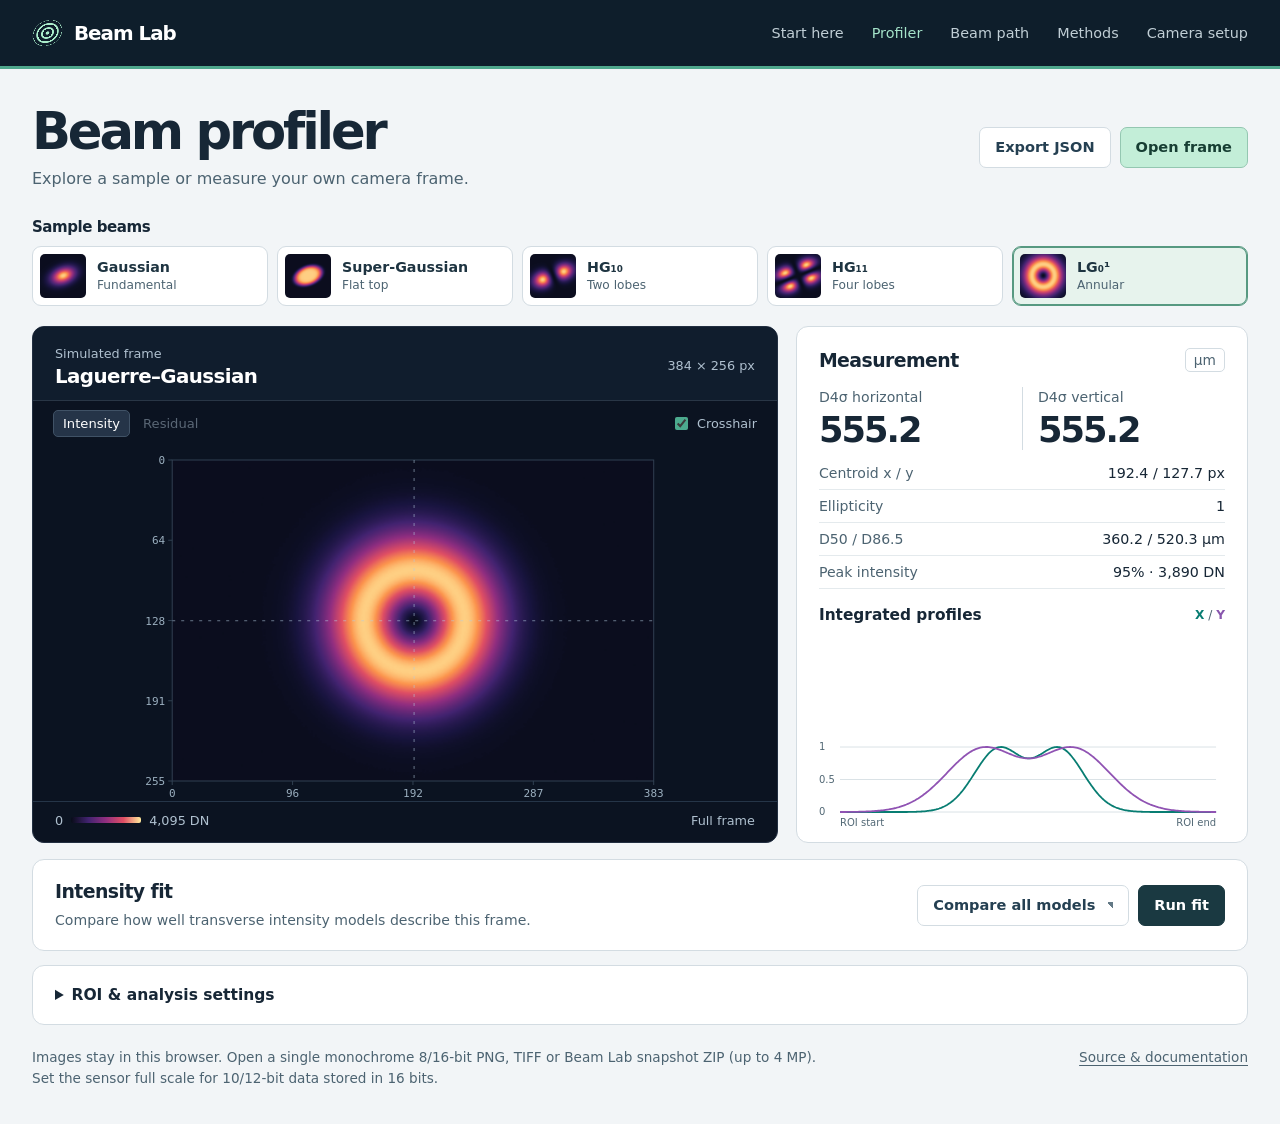
<file: index.html>
<!doctype html>
<html lang="en">
<head>
  <meta charset="utf-8"><meta name="viewport" content="width=device-width, initial-scale=1">
  <meta name="theme-color" content="#0c1522">
  <meta name="description" content="Measure a laser beam in your browser. Explore calibrated examples or analyze a monochrome camera frame and fit transverse intensity modes locally.">
  <title>Beam Lab · Optical beam profiler</title><link rel="stylesheet" href="./web/workbench.css">
</head>
<body>
<header class="top"><div class="top-inner">
  <a class="brand" href="./" aria-label="Beam Lab home"><span class="mark" aria-hidden="true"></span>Beam Lab</a>
  <nav aria-label="Main navigation"><a href="./start/">Start here</a><a href="#workspace" class="current" aria-current="page">Profiler</a><a href="./beam-path/">Beam path</a><a href="https://github.com/uwarring82/beam-profiler#measurement-conventions">Methods</a><a href="https://github.com/uwarring82/beam-profiler#run">Camera setup</a></nav>
</div></header>
<main id="workspace">
  <div class="intro"><div><h1>Beam profiler</h1><p>Explore a sample or measure your own camera frame.</p></div>
    <div class="actions"><button id="export" class="button quiet" disabled>Export JSON</button><label class="button primary" for="upload">Open frame</label><input id="upload" type="file" accept=".tif,.tiff,.png,.zip" class="visually-hidden"></div>
  </div>
  <section aria-labelledby="samples-title" class="library"><h2 id="samples-title">Sample beams</h2><div id="samples" class="sample-grid"></div></section>
  <div class="instrument">
    <section class="viewer" aria-label="Beam image">
      <header class="view-heading"><div><span id="source-kind">Simulated frame</span><h2 id="source-name">Laguerre–Gaussian</h2></div><span id="geometry" class="mono">384 × 256 px</span></header>
      <div class="view-tools"><div class="tabs" role="group" aria-label="Image view"><button aria-pressed="true" id="intensity">Intensity</button><button aria-pressed="false" id="residual" disabled>Residual</button></div><label class="cross"><input type="checkbox" id="cross" checked> Crosshair</label></div>
      <div class="stage" id="stage"><canvas id="frame" aria-label="Beam intensity in sensor coordinates. Use Select ROI to drag a rectangular measurement region."></canvas></div>
      <div class="view-footer"><div class="key"><span id="low">0</span><i id="ramp"></i><span id="high">4095 DN</span></div><span id="roi-caption">Full frame</span></div>
    </section>
    <section class="results" aria-labelledby="measurement-title">
      <div class="section-title"><h2 id="measurement-title">Measurement</h2><span class="pill" id="unit">µm</span></div>
      <div class="metrics"><div><span>D4σ horizontal</span><strong id="dx">—</strong></div><div><span>D4σ vertical</span><strong id="dy">—</strong></div></div>
      <dl id="details"><div><dt>Centroid x / y</dt><dd id="center">—</dd></div><div><dt>Ellipticity</dt><dd id="ellip">—</dd></div><div><dt>D50 / D86.5</dt><dd id="energy">—</dd></div><div><dt>Peak intensity</dt><dd id="peak">—</dd></div></dl>
      <div class="profile-title"><h3>Integrated profiles</h3><span><b class="x-ink">X</b> / <b class="y-ink">Y</b></span></div>
      <canvas id="profiles" aria-label="Normalized horizontal and vertical intensity profiles, each across its ROI span"></canvas>
    </section>
  </div>
  <div id="notice" class="notice" hidden role="status"></div>
  <div id="progress" class="progress" role="status" aria-live="polite" hidden><span id="progress-text"></span><button id="cancel" hidden>Cancel</button></div>
  <section class="fit-block">
    <div class="section-title"><div><h2>Intensity fit</h2><p>Compare how well transverse intensity models describe this frame.</p></div>
    <div class="fit-controls"><select id="model" aria-label="Intensity model"><option value="compare">Compare all models</option></select><button id="fit" class="button dark" disabled>Run fit</button></div></div>
    <div id="fit-output" hidden><h3 id="fit-name"></h3><p id="fit-info"></p><p id="fit-note"></p><div class="scroll"><table><thead><tr><th>Model</th><th>RMS residual (DN)</th><th>R²</th></tr></thead><tbody id="fit-rows"></tbody></table></div><button id="save-residual" class="button quiet">Download residual TIFF</button> <a id="launch-path" class="button quiet" hidden>Use Gaussian fit as input waist</a></div>
  </section>
  <details class="settings"><summary>ROI &amp; analysis settings</summary>
    <form id="settings"><label>Effective scale (µm/px)<input type="number" id="scale" step="any" min="0.000001" placeholder="Pixel units"></label>
    <label>Sensor full scale (DN)<input type="number" min="1" max="65535" step="1" id="maximum" required></label>
    <label>Noise threshold (σ)<input type="number" id="threshold" min="0" max="10" step="any" required></label>
    <label class="check"><input type="checkbox" id="border" checked> Subtract border median</label>
    <button class="button quiet" id="apply">Apply settings</button></form>
    <div class="roi-tools"><button class="button quiet" id="select-roi">Select ROI</button><button class="button quiet" id="reset-roi">Full frame</button><span id="roi-help">Drag on the intensity image to select a region with a dark margin.</span></div>
  </details>
  <footer><p>Images stay in this browser. Open a single monochrome 8/16-bit PNG, TIFF or Beam Lab snapshot ZIP (up to 4 MP). Set the sensor full scale for 10/12-bit data stored in 16 bits.</p><a href="https://github.com/uwarring82/beam-profiler">Source &amp; documentation</a></footer>
</main>
<script src="./web/workbench.js" defer></script></body></html>
</file>
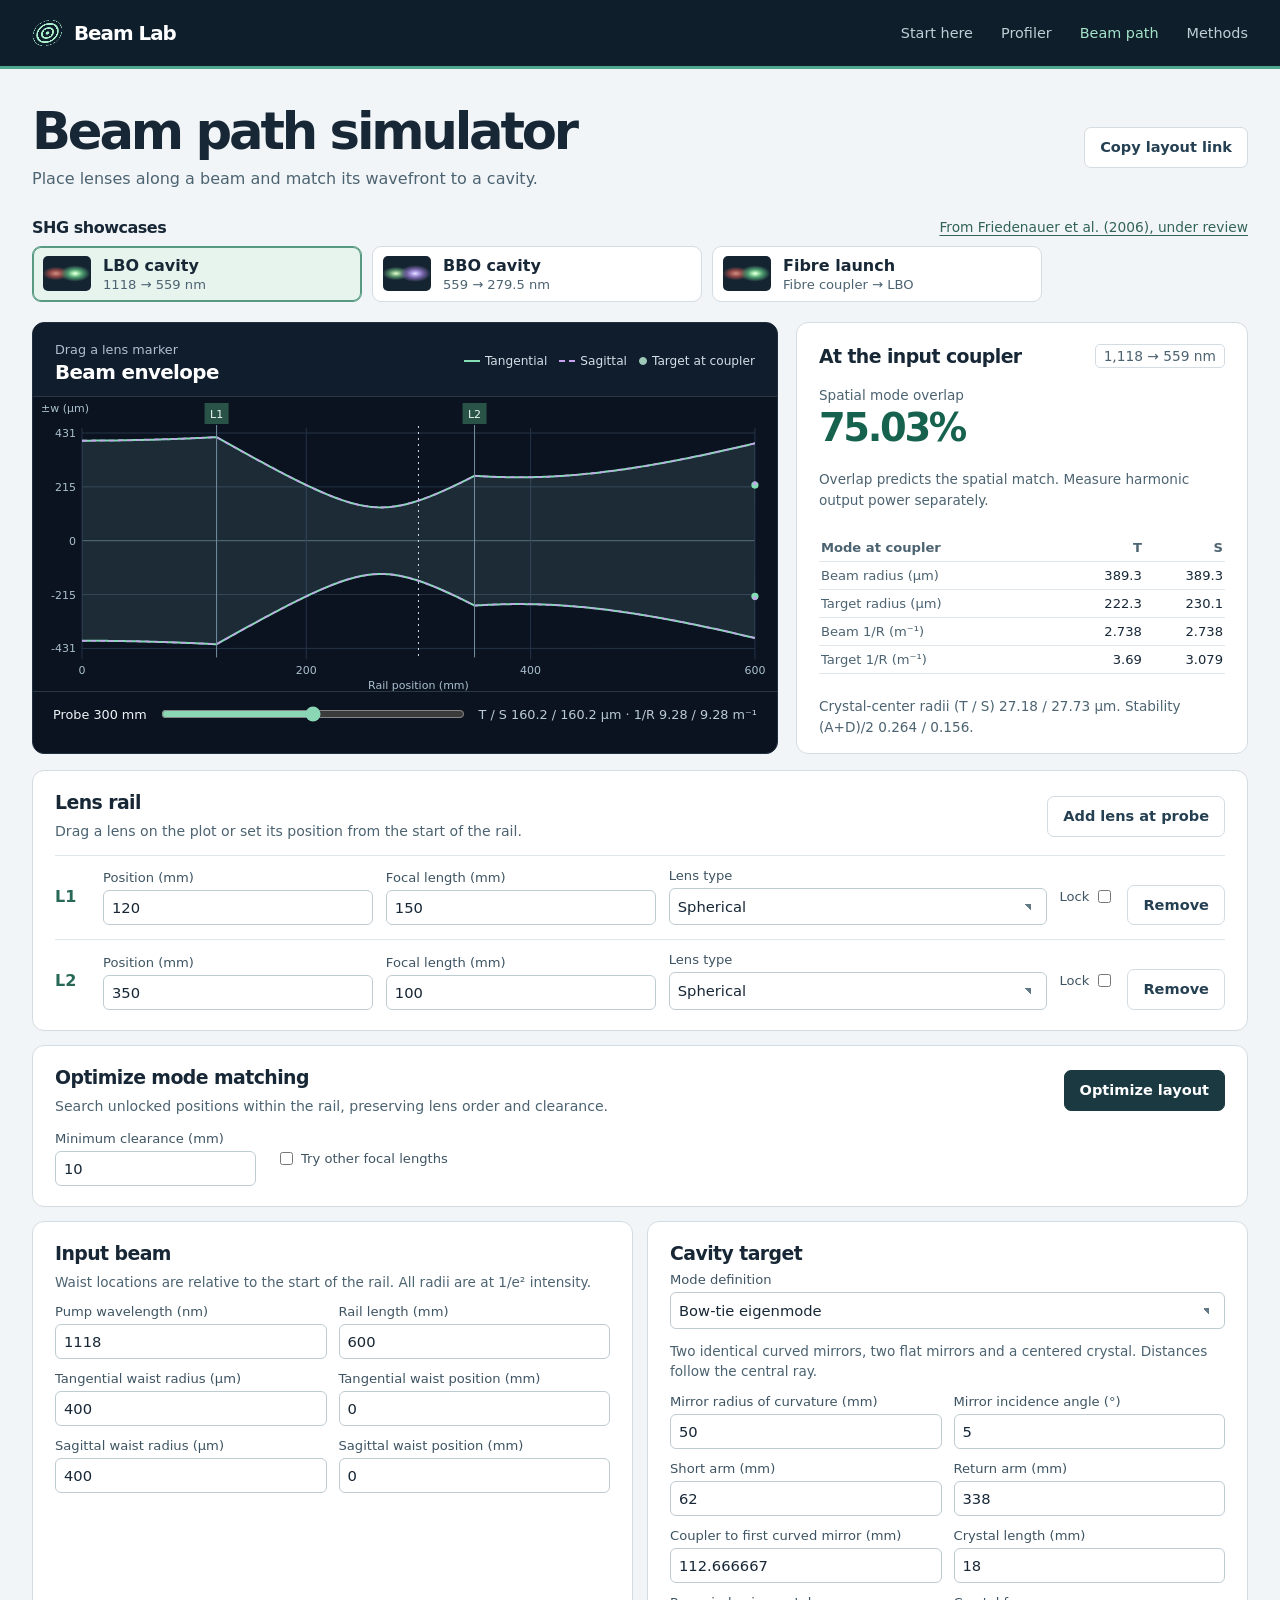
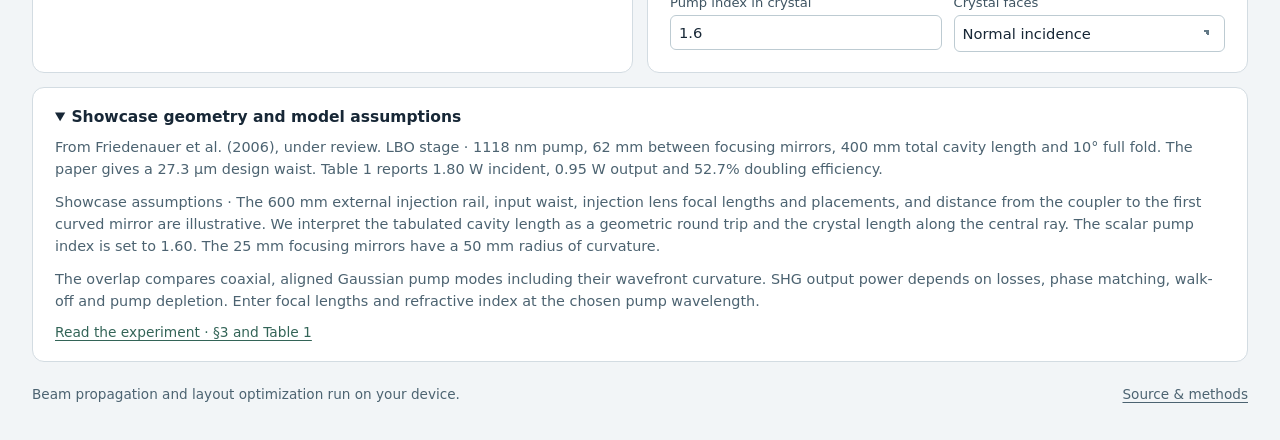
<file: beam-path/index.html>
<!doctype html>
<html lang="en">
<head>
<meta charset="utf-8"><meta name="viewport" content="width=device-width, initial-scale=1">
<meta name="theme-color" content="#0e1e2b">
<meta name="description" content="Move lenses, inspect Gaussian beam propagation and optimize spatial mode matching into two example doubling cavities.">
<title>Beam path simulator · Beam Lab</title>
<link rel="stylesheet" href="../web/workbench.css"><link rel="stylesheet" href="./style.css">
</head>
<body>
<header class="top"><div class="top-inner"><a class="brand" href="../"><span class="mark" aria-hidden="true"></span>Beam Lab</a>
<nav aria-label="Main navigation"><a href="../start/">Start here</a><a href="../">Profiler</a><a href="./" aria-current="page" class="current">Beam path</a><a href="https://github.com/uwarring82/beam-profiler#beam-path-simulator">Methods</a></nav></div></header>
<main>
<div class="intro"><div><h1>Beam path simulator</h1><p>Place lenses along a beam and match its wavefront to a cavity.</p></div><button id="share" class="button quiet">Copy layout link</button></div>
<div id="share-status" role="status" hidden></div>
<section class="showcase" aria-label="SHG cavity showcases"><div class="section-title"><h2>SHG showcases</h2><a href="https://doi.org/10.1007/s00340-006-2274-2">From Friedenauer et al. (2006), under review</a></div>
<div id="presets"><a class="preset" href="?stage=lbo" data-stage="lbo"><span class="spectrum ir" aria-hidden="true"></span><span><strong>LBO cavity</strong><small>1118 → 559 nm</small></span></a>
<a class="preset" href="?stage=bbo" data-stage="bbo"><span class="spectrum uv" aria-hidden="true"></span><span><strong>BBO cavity</strong><small>559 → 279.5 nm</small></span></a>
<a class="preset" href="?stage=fiber" data-stage="fiber"><span class="spectrum ir" aria-hidden="true"></span><span><strong>Fibre launch</strong><small>Fibre coupler → LBO</small></span></a></div></section>
<div id="import-note" class="notice" hidden></div>
<section class="fit-block" id="fiber-launch" hidden><h2>Your fibre and output coupler</h2>
<p class="hint">Enter both from their datasheets. Two settings then match the fibre mode to the cavity: the fibre tip's distance from the coupler lens, set by its focus adjustment, and the lens's distance from the cavity.</p>
<p id="launch-example" class="notice">Example values are shown. Replace them with your fibre and your output coupler.</p>
<div class="launch-groups">
<fieldset><legend>Fibre</legend><div class="fields" id="launch-fibre"></div></fieldset>
<fieldset><legend>Output coupler</legend><div class="fields" id="launch-coupler"></div></fieldset>
<fieldset><legend>Bench</legend><div class="fields" id="launch-bench"></div></fieldset>
</div>
<button id="solve-launch" class="button dark">Find focus and distance</button>
<fieldset class="launch-settings"><legend>Current setting</legend><div class="fields" id="launch-settings"></div></fieldset>
<p id="launch-state" class="hint" role="status"></p>
<p id="launch-result" class="hint" role="status" hidden></p></section>
<div class="instrument">
<section class="viewer" aria-label="Live beam path"><header class="view-heading"><div><span>Drag a lens marker</span><h2>Beam envelope</h2></div><div class="legend"><span class="t">Tangential</span><span class="s">Sagittal</span><span class="goal">Target at coupler</span></div></header>
<canvas id="plot" aria-label="Beam radius along the optical rail. Drag a lens marker to move it, or use the lens position controls below."></canvas>
<div class="probe"><label for="probe">Probe <output id="probe-z"></output></label><input id="probe" type="range" min="0" max="600" step="any" value="300"><span id="probe-w"></span></div></section>
<section class="results"><div class="section-title"><h2>At the input coupler</h2><span id="wavelengths" class="pill"></span></div>
<div class="score"><span id="overlap-label">Spatial mode overlap</span><strong id="overlap">—</strong></div>
<p class="hint">Overlap predicts the spatial match. Measure harmonic output power separately.</p>
<table class="readout"><thead><tr><th>Mode at coupler</th><th>T</th><th>S</th></tr></thead>
<tbody><tr><th>Beam radius (µm)</th><td id="wt">—</td><td id="ws">—</td></tr>
<tr><th>Target radius (µm)</th><td id="twt">—</td><td id="tws">—</td></tr>
<tr><th>Beam 1/R (m⁻¹)</th><td id="ct">—</td><td id="cs">—</td></tr>
<tr><th>Target 1/R (m⁻¹)</th><td id="tct">—</td><td id="tcs">—</td></tr></tbody></table>
<p id="ring-result" class="hint"></p></section></div>
<p class="notice" id="invalid" role="status" hidden></p>
<section class="fit-block"><div class="section-title"><div><h2>Lens rail</h2><p>Drag a lens on the plot or set its position from the start of the rail.</p></div><button id="add" class="button quiet">Add lens at probe</button></div><div id="lenses"></div></section>
<section class="fit-block"><div class="section-title"><div><h2>Optimize mode matching</h2><p>Search unlocked positions within the rail, preserving lens order and clearance.</p></div><button id="search" class="button dark">Optimize layout</button></div>
<div class="search-options"><label>Minimum clearance (mm)<input id="gap" type="number" step="any" min="0" value="10"></label>
<label class="check"><input id="switch-f" type="checkbox"> Try other focal lengths</label>
<label id="inventory" hidden>Available focal lengths (mm)<input id="catalog" value="50, 75, 100, 150, 200"></label></div>
<div class="proposal" id="proposal" hidden><p id="search-status" role="status"></p><div id="moves"></div><p id="limits" class="hint" hidden></p><button id="apply-layout" class="button primary" hidden>Apply layout</button><button id="dismiss" class="button quiet">Dismiss</button></div></section>
<div class="configuration"><section class="fit-block"><h2>Input beam</h2><p class="hint">Waist locations are relative to the start of the rail. All radii are at 1/e² intensity.</p>
<div class="fields" id="source"></div></section>
<section class="fit-block"><h2>Cavity target</h2><label class="target-select">Mode definition<select id="target-kind"><option value="ring">Bow-tie eigenmode</option><option value="waists">Specified waist in air</option></select></label>
<div id="ring"><p class="hint">Two identical curved mirrors, two flat mirrors and a centered crystal. Distances follow the central ray.</p><div class="fields" id="ring-fields"></div></div>
<div id="waists" hidden><p class="hint">Positive waist locations are downstream of the input coupler.</p><div class="fields" id="target-fields"></div></div></section></div>
<details class="settings" open><summary>Showcase geometry and model assumptions</summary>
<p id="reference"></p><p id="assumptions"></p>
<p>The overlap compares coaxial, aligned Gaussian pump modes including their wavefront curvature. SHG output power depends on losses, phase matching, walk-off and pump depletion. Enter focal lengths and refractive index at the chosen pump wavelength.</p>
<a href="https://doi.org/10.1007/s00340-006-2274-2">Read the experiment · §3 and Table 1</a></details>
<footer><p>Beam propagation and layout optimization run on your device.</p><a href="https://github.com/uwarring82/beam-profiler#beam-path-simulator">Source &amp; methods</a></footer>
</main><script type="module" src="./app.mjs"></script></body></html>
</file>
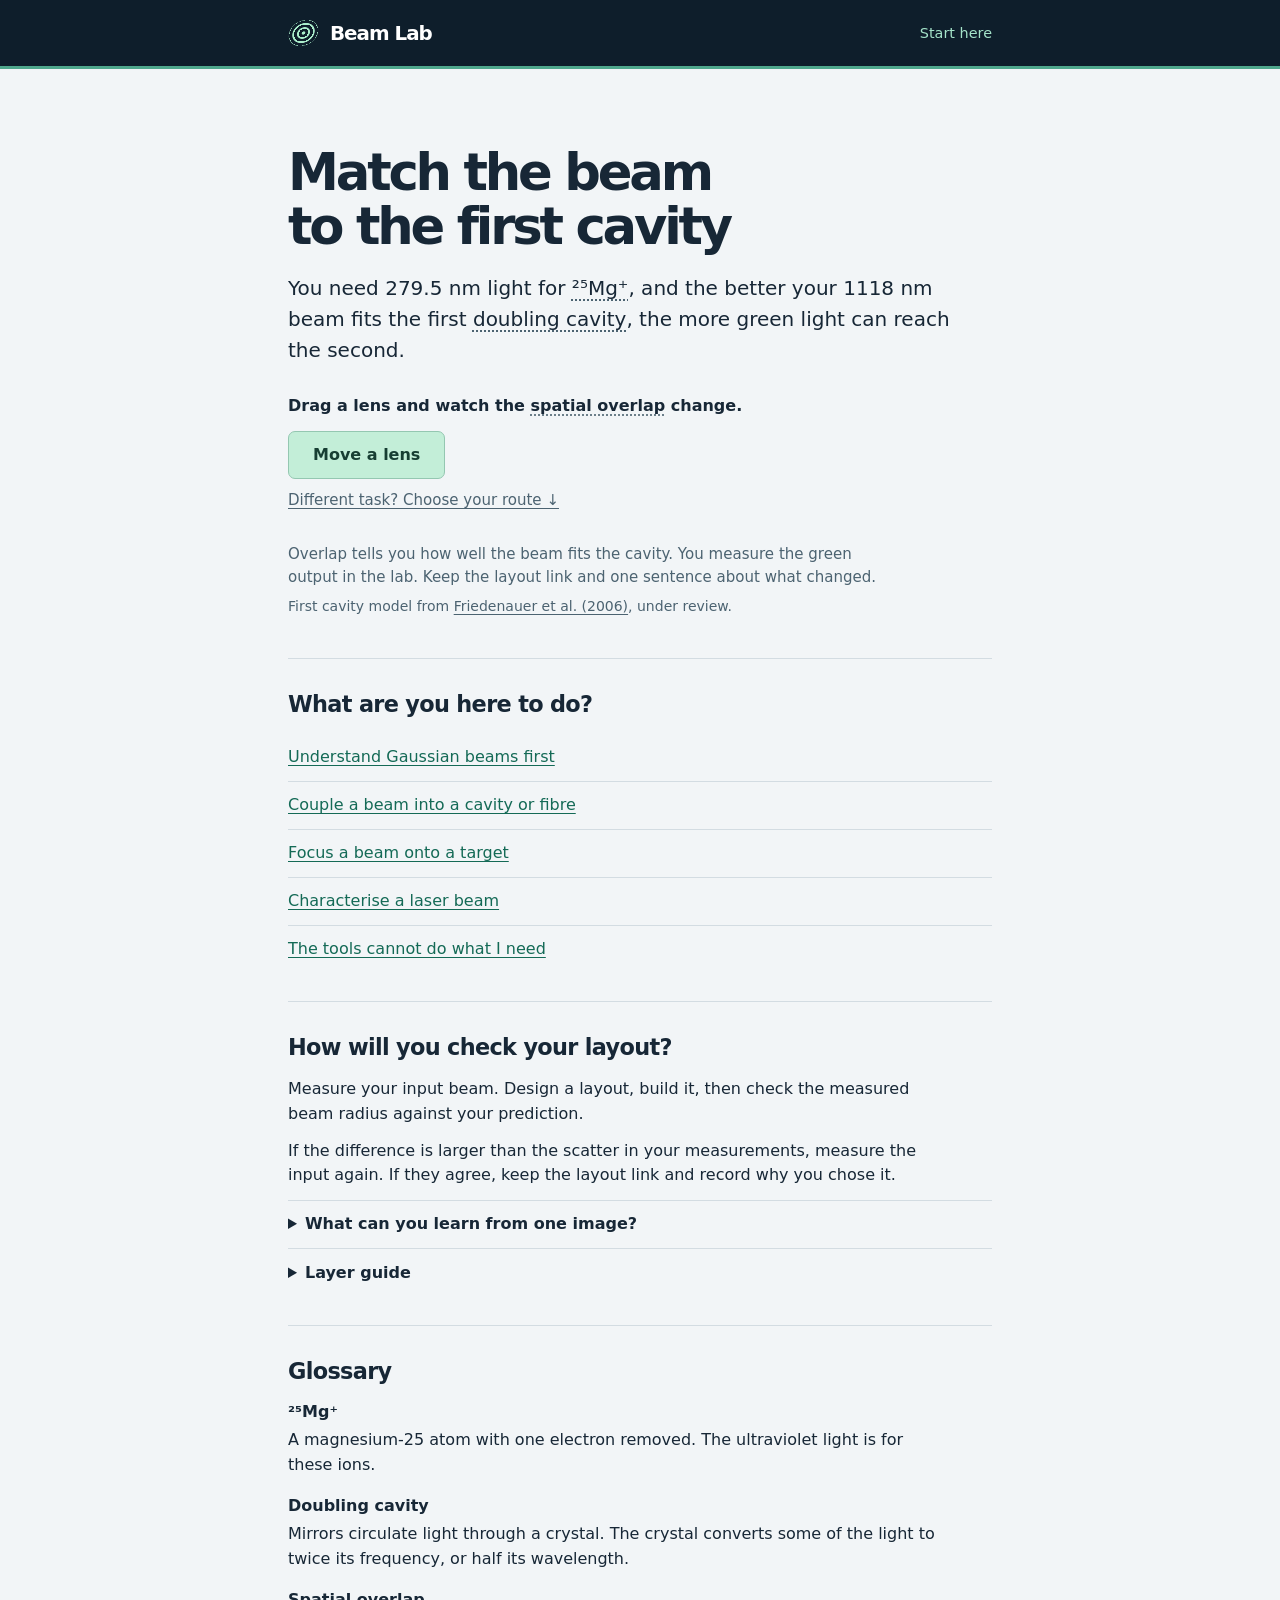
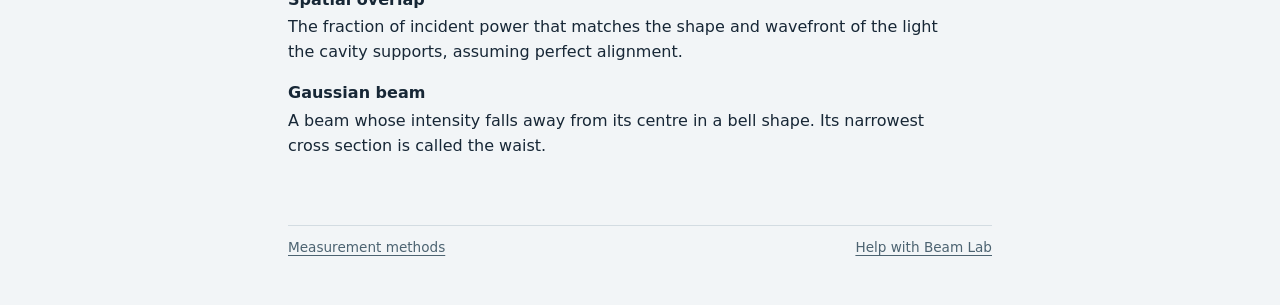
<file: start/index.html>
<!doctype html>
<html lang="en">
<head>
  <meta charset="utf-8">
  <meta name="viewport" content="width=device-width, initial-scale=1">
  <meta name="description" content="Match a laser beam to a cavity, then choose a route for your own beam measurement or design.">
  <title>Start here · Beam Lab</title>
  <link rel="stylesheet" href="../web/workbench.css">
  <link rel="stylesheet" href="./style.css">
</head>
<body class="entrance">
  <header class="top">
    <div class="top-inner">
      <a class="brand" href="../"><span class="mark" aria-hidden="true"></span>Beam Lab</a>
      <nav aria-label="Main navigation"><a href="./" class="current" aria-current="page">Start here</a></nav>
    </div>
  </header>
  <main>
    <section class="opening" aria-labelledby="problem">
      <h1 id="problem">Match the beam to the first cavity</h1>
      <p class="purpose">You need <span class="quantity">279.5 nm</span> light for <a class="term" href="#magnesium">²⁵Mg⁺</a>, and the better your <span class="quantity">1118 nm</span> beam fits the first <a class="term" href="#doubling">doubling cavity</a>, the more green light can reach the second.</p>
      <p class="prompt">Drag a lens and watch the <a class="term" href="#overlap">spatial overlap</a> change.</p>
      <div class="choice">
        <a class="button primary" href="../beam-path/?stage=lbo#plot">Move a lens</a>
        <a class="secondary" href="#routes">Different task? Choose your route ↓</a>
      </div>
      <div class="model-note">
        <p>Overlap tells you how well the beam fits the cavity. You measure the green output in the lab. Keep the layout link and one sentence about what changed.</p>
        <p>First cavity model from <a href="https://doi.org/10.1007/s00340-006-2274-2">Friedenauer et al. (2006)</a>, under review.</p>
      </div>
    </section>

    <section class="section" id="routes" aria-labelledby="routes-title">
      <h2 id="routes-title">What are you here to do?</h2>
      <ul class="link-list">
        <li><a href="layer-0.html">Understand Gaussian beams first</a></li>
        <li><a href="layer-1.html">Couple a beam into a cavity or fibre</a></li>
        <li><a href="layer-1.html#focus">Focus a beam onto a target</a></li>
        <li><a href="layer-2.html">Characterise a laser beam</a></li>
        <li><a href="layer-4.html">The tools cannot do what I need</a></li>
      </ul>
    </section>

    <section class="section" aria-labelledby="check-title">
      <h2 id="check-title">How will you check your layout?</h2>
      <p>Measure your input beam. Design a layout, build it, then check the measured beam radius against your prediction.</p>
      <p>If the difference is larger than the scatter in your measurements, measure the input again. If they agree, keep the layout link and record why you chose it.</p>
      <details>
        <summary>What can you learn from one image?</summary>
        <p>You can measure the beam width at the camera. To find where the beam is narrowest, move the camera and measure at several positions.</p>
      </details>
      <details>
        <summary>Layer guide</summary>
        <ul class="link-list">
          <li><a href="layer-0.html">Orient · Define your task</a></li>
          <li><a href="layer-1.html">Explore · Try a lens position</a></li>
          <li><a href="layer-2.html">Measure · Record your input beam</a></li>
          <li><a href="layer-3.html">Design · Check your layout</a></li>
          <li><a href="layer-4.html">Extend · Document a missing capability</a></li>
        </ul>
      </details>
    </section>

    <section class="section" aria-labelledby="glossary">
      <h2 id="glossary">Glossary</h2>
      <dl class="terms">
        <dt id="magnesium">²⁵Mg⁺</dt>
        <dd>A magnesium-25 atom with one electron removed. The ultraviolet light is for these ions.</dd>
        <dt id="doubling">Doubling cavity</dt>
        <dd>Mirrors circulate light through a crystal. The crystal converts some of the light to twice its frequency, or half its wavelength.</dd>
        <dt id="overlap">Spatial overlap</dt>
        <dd>The fraction of incident power that matches the shape and wavefront of the light the cavity supports, assuming perfect alignment.</dd>
        <dt id="gaussian">Gaussian beam</dt>
        <dd>A beam whose intensity falls away from its centre in a bell shape. Its narrowest cross section is called the waist.</dd>
      </dl>
    </section>
  </main>
  <footer class="page-foot"><a href="https://github.com/uwarring82/beam-profiler#measurement-conventions">Measurement methods</a><a href="https://github.com/uwarring82/beam-profiler/issues">Help with Beam Lab</a></footer>
</body>
</html>
</file>
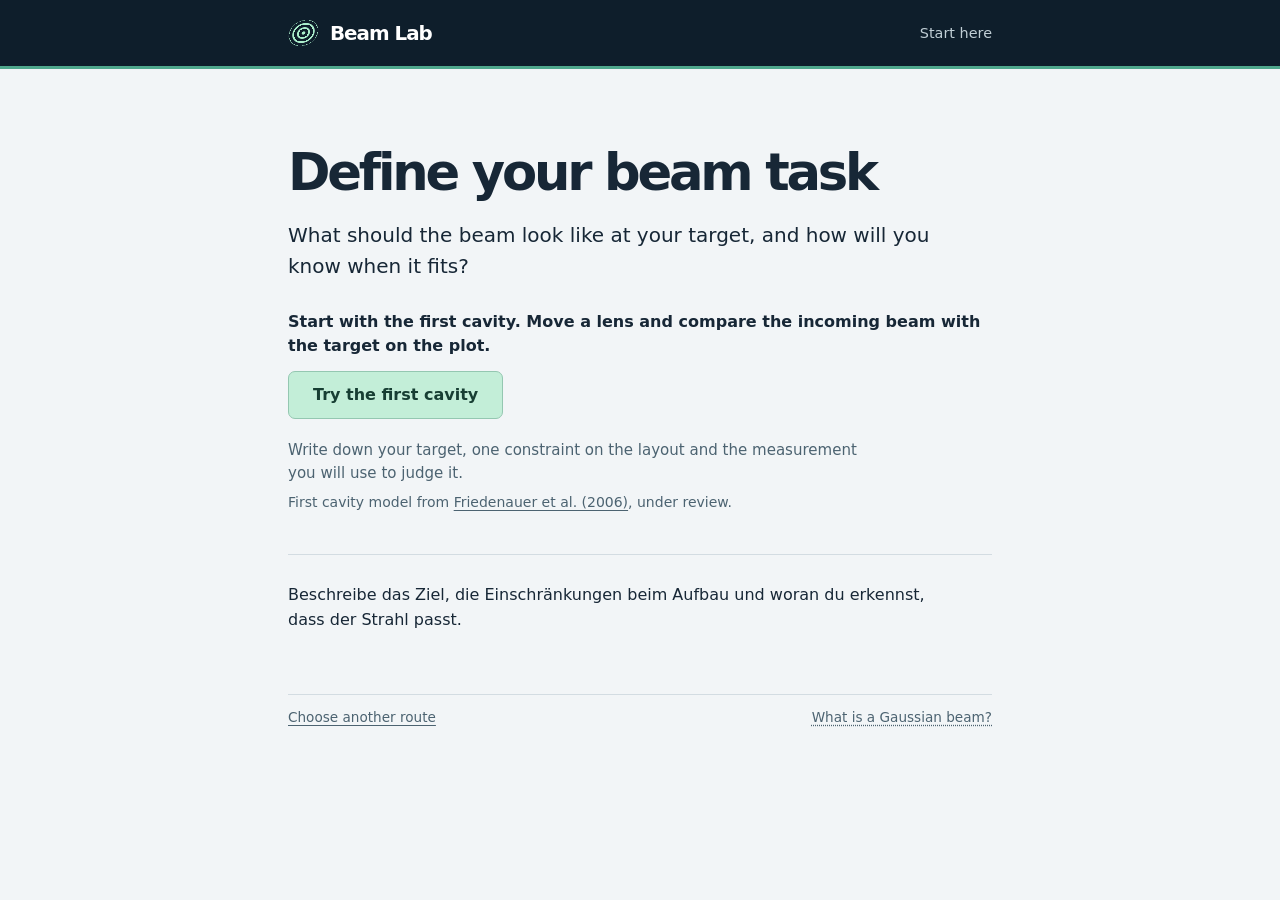
<file: start/layer-0.html>
<!doctype html>
<html lang="en">
<head>
  <meta charset="utf-8">
  <meta name="viewport" content="width=device-width, initial-scale=1">
  <title>Define your beam task · Beam Lab</title>
  <link rel="stylesheet" href="../web/workbench.css">
  <link rel="stylesheet" href="./style.css">
</head>
<body class="entrance">
  <header class="top">
    <div class="top-inner">
      <a class="brand" href="../"><span class="mark" aria-hidden="true"></span>Beam Lab</a>
      <nav aria-label="Main navigation"><a href="./">Start here</a></nav>
    </div>
  </header>
  <main>
    <section class="opening">
      <h1>Define your beam task</h1>
      <p class="purpose">What should the beam look like at your target, and how will you know when it fits?</p>
      <p class="prompt">Start with the first cavity. Move a lens and compare the incoming beam with the target on the plot.</p>
      <div class="choice"><a class="button primary" href="../beam-path/?stage=lbo#plot">Try the first cavity</a></div>
      <div class="model-note">
        <p>Write down your target, one constraint on the layout and the measurement you will use to judge it.</p>
        <p>First cavity model from <a href="https://doi.org/10.1007/s00340-006-2274-2">Friedenauer et al. (2006)</a>, under review.</p>
      </div>
    </section>
    <section class="section" lang="de" aria-label="Kurzfassung">
      <p>Beschreibe das Ziel, die Einschränkungen beim Aufbau und woran du erkennst, dass der Strahl passt.</p>
    </section>
  </main>
  <footer class="page-foot"><a href="./#routes">Choose another route</a> <a class="term" href="./#gaussian">What is a Gaussian beam?</a></footer>
</body>
</html>
</file>
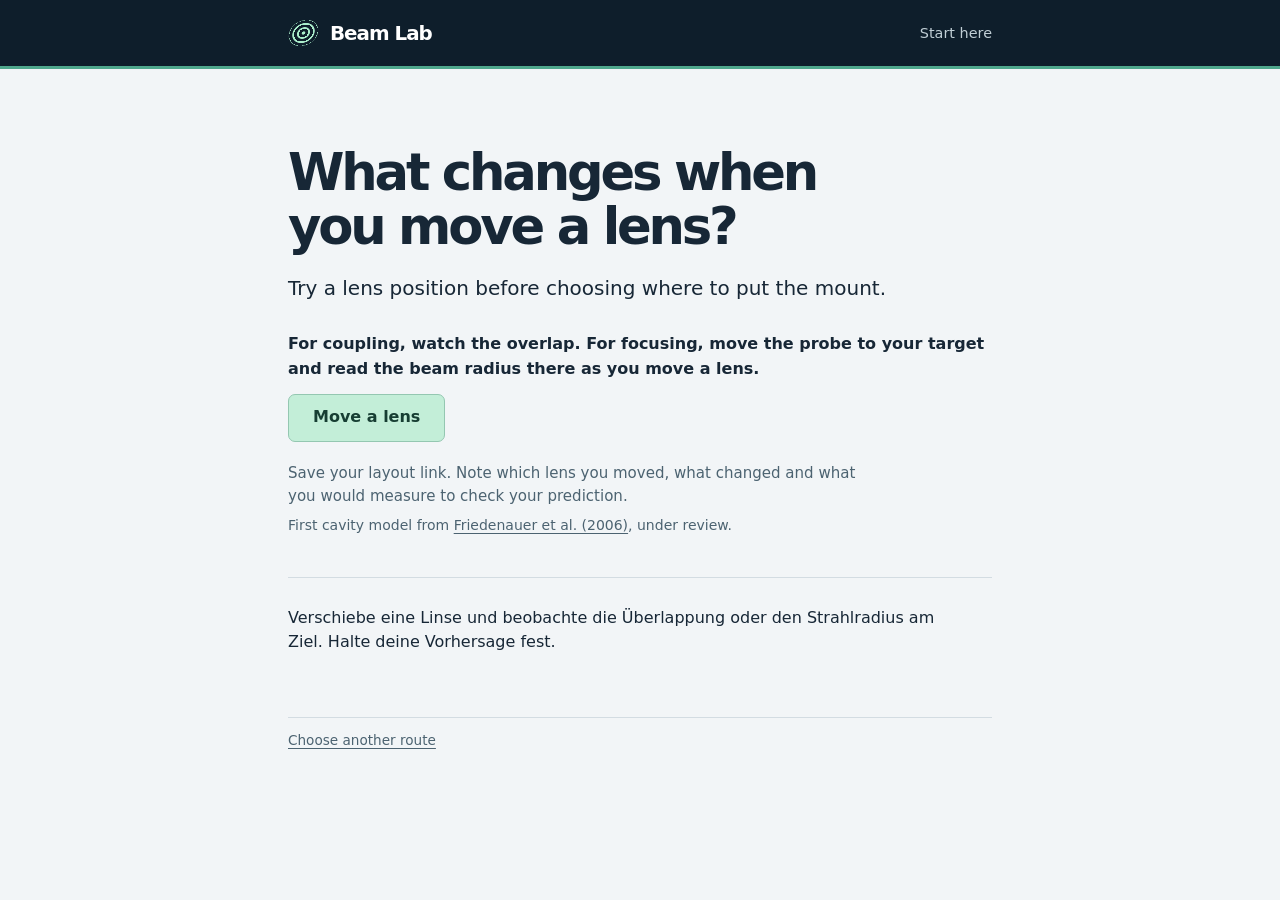
<file: start/layer-1.html>
<!doctype html>
<html lang="en">
<head>
  <meta charset="utf-8">
  <meta name="viewport" content="width=device-width, initial-scale=1">
  <title>What changes when you move a lens? · Beam Lab</title>
  <link rel="stylesheet" href="../web/workbench.css">
  <link rel="stylesheet" href="./style.css">
</head>
<body class="entrance">
  <header class="top">
    <div class="top-inner">
      <a class="brand" href="../"><span class="mark" aria-hidden="true"></span>Beam Lab</a>
      <nav aria-label="Main navigation"><a href="./">Start here</a></nav>
    </div>
  </header>
  <main>
    <section class="opening">
      <h1 id="focus">What changes when you move a lens?</h1>
      <p class="purpose">Try a lens position before choosing where to put the mount.</p>
      <p class="prompt">For coupling, watch the overlap. For focusing, move the probe to your target and read the beam radius there as you move a lens.</p>
      <div class="choice"><a class="button primary" href="../beam-path/?stage=lbo#plot">Move a lens</a></div>
      <div class="model-note">
        <p>Save your layout link. Note which lens you moved, what changed and what you would measure to check your prediction.</p>
        <p>First cavity model from <a href="https://doi.org/10.1007/s00340-006-2274-2">Friedenauer et al. (2006)</a>, under review.</p>
      </div>
    </section>
    <section class="section" lang="de" aria-label="Kurzfassung">
      <p>Verschiebe eine Linse und beobachte die Überlappung oder den Strahlradius am Ziel. Halte deine Vorhersage fest.</p>
    </section>
  </main>
  <footer class="page-foot"><a href="./#routes">Choose another route</a></footer>
</body>
</html>
</file>
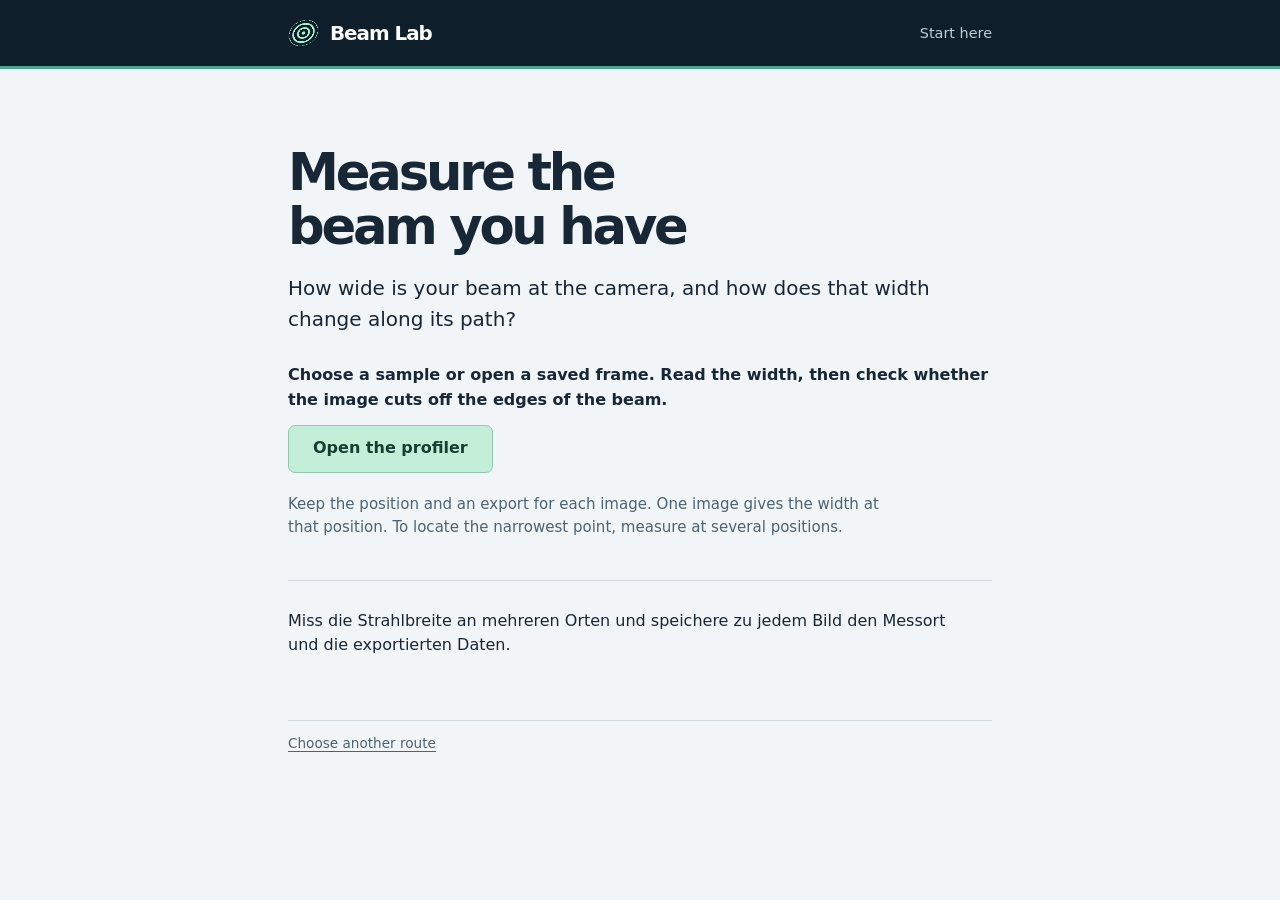
<file: start/layer-2.html>
<!doctype html>
<html lang="en">
<head>
  <meta charset="utf-8">
  <meta name="viewport" content="width=device-width, initial-scale=1">
  <title>Measure the beam you have · Beam Lab</title>
  <link rel="stylesheet" href="../web/workbench.css">
  <link rel="stylesheet" href="./style.css">
</head>
<body class="entrance">
  <header class="top">
    <div class="top-inner">
      <a class="brand" href="../"><span class="mark" aria-hidden="true"></span>Beam Lab</a>
      <nav aria-label="Main navigation"><a href="./">Start here</a></nav>
    </div>
  </header>
  <main>
    <section class="opening">
      <h1>Measure the beam you have</h1>
      <p class="purpose">How wide is your beam at the camera, and how does that width change along its path?</p>
      <p class="prompt">Choose a sample or open a saved frame. Read the width, then check whether the image cuts off the edges of the beam.</p>
      <div class="choice"><a class="button primary" href="../#workspace">Open the profiler</a></div>
      <div class="model-note">
        <p>Keep the position and an export for each image. One image gives the width at that position. To locate the narrowest point, measure at several positions.</p>
      </div>
    </section>
    <section class="section" lang="de" aria-label="Kurzfassung">
      <p>Miss die Strahlbreite an mehreren Orten und speichere zu jedem Bild den Messort und die exportierten Daten.</p>
    </section>
  </main>
  <footer class="page-foot"><a href="./#routes">Choose another route</a></footer>
</body>
</html>
</file>
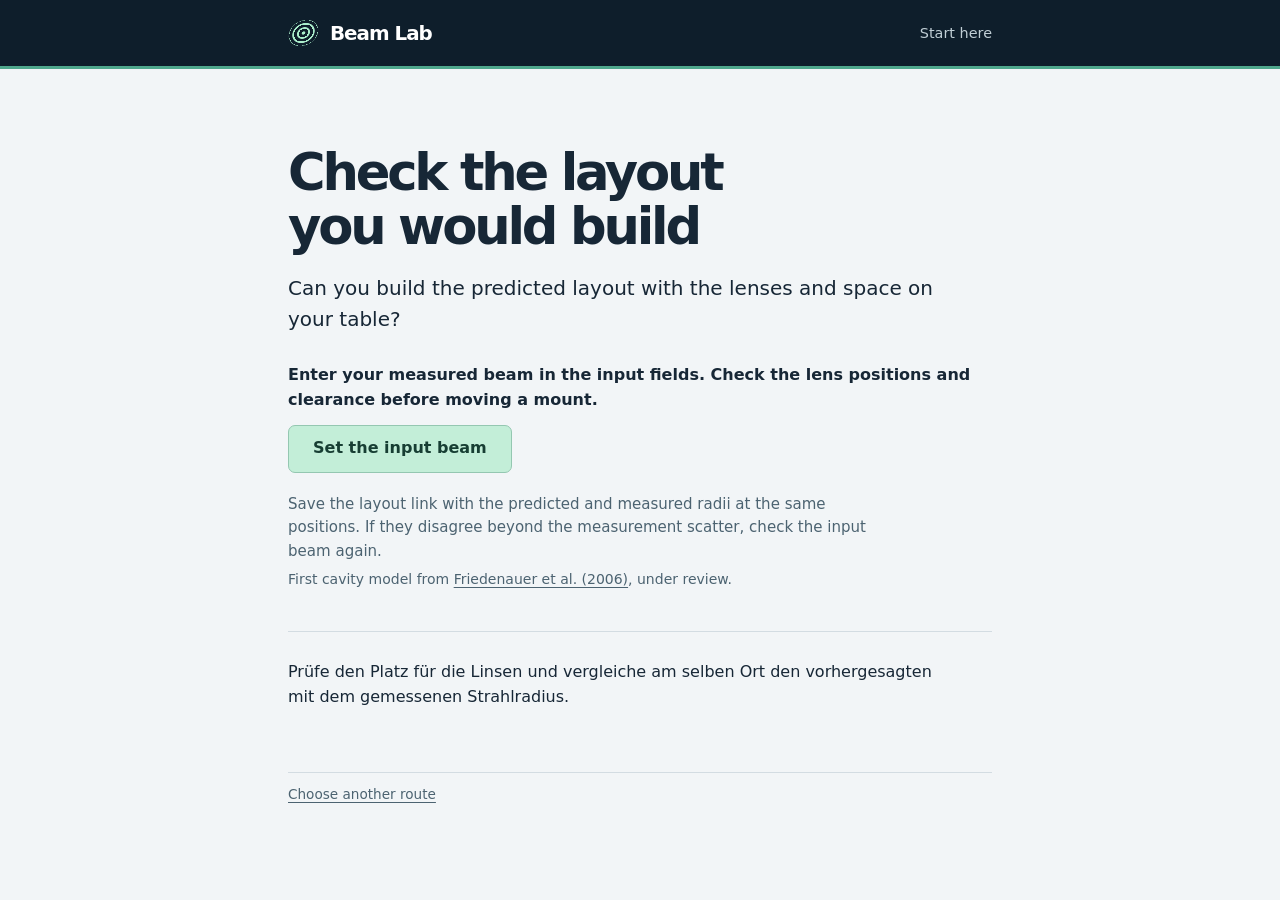
<file: start/layer-3.html>
<!doctype html>
<html lang="en">
<head>
  <meta charset="utf-8">
  <meta name="viewport" content="width=device-width, initial-scale=1">
  <title>Check the layout you would build · Beam Lab</title>
  <link rel="stylesheet" href="../web/workbench.css">
  <link rel="stylesheet" href="./style.css">
</head>
<body class="entrance">
  <header class="top">
    <div class="top-inner">
      <a class="brand" href="../"><span class="mark" aria-hidden="true"></span>Beam Lab</a>
      <nav aria-label="Main navigation"><a href="./">Start here</a></nav>
    </div>
  </header>
  <main>
    <section class="opening">
      <h1>Check the layout you would build</h1>
      <p class="purpose">Can you build the predicted layout with the lenses and space on your table?</p>
      <p class="prompt">Enter your measured beam in the input fields. Check the lens positions and clearance before moving a mount.</p>
      <div class="choice"><a class="button primary" href="../beam-path/?stage=lbo#source">Set the input beam</a></div>
      <div class="model-note">
        <p>Save the layout link with the predicted and measured radii at the same positions. If they disagree beyond the measurement scatter, check the input beam again.</p>
        <p>First cavity model from <a href="https://doi.org/10.1007/s00340-006-2274-2">Friedenauer et al. (2006)</a>, under review.</p>
      </div>
    </section>
    <section class="section" lang="de" aria-label="Kurzfassung">
      <p>Prüfe den Platz für die Linsen und vergleiche am selben Ort den vorhergesagten mit dem gemessenen Strahlradius.</p>
    </section>
  </main>
  <footer class="page-foot"><a href="./#routes">Choose another route</a></footer>
</body>
</html>
</file>
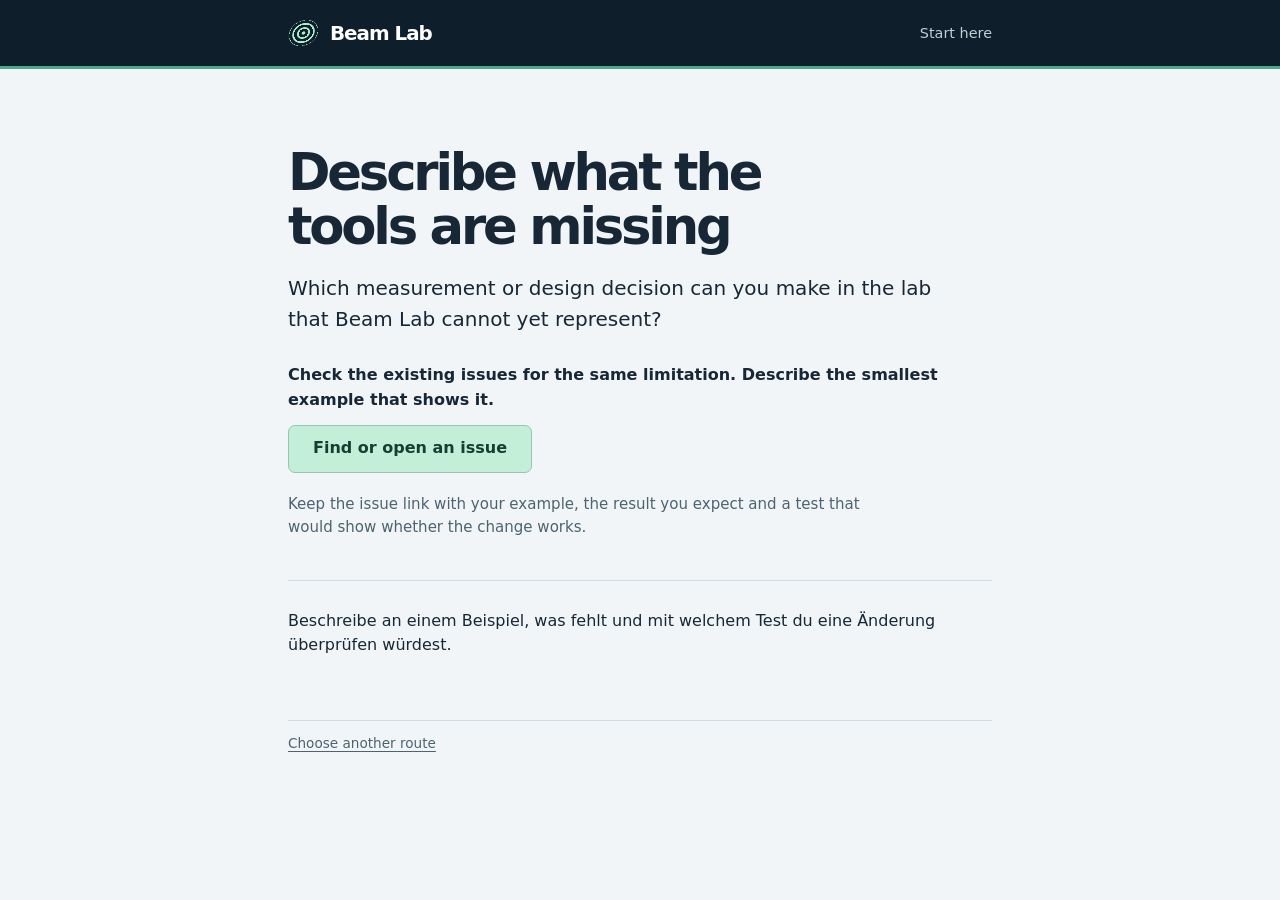
<file: start/layer-4.html>
<!doctype html>
<html lang="en">
<head>
  <meta charset="utf-8">
  <meta name="viewport" content="width=device-width, initial-scale=1">
  <title>Describe what the tools are missing · Beam Lab</title>
  <link rel="stylesheet" href="../web/workbench.css">
  <link rel="stylesheet" href="./style.css">
</head>
<body class="entrance">
  <header class="top">
    <div class="top-inner">
      <a class="brand" href="../"><span class="mark" aria-hidden="true"></span>Beam Lab</a>
      <nav aria-label="Main navigation"><a href="./">Start here</a></nav>
    </div>
  </header>
  <main>
    <section class="opening">
      <h1>Describe what the tools are missing</h1>
      <p class="purpose">Which measurement or design decision can you make in the lab that Beam Lab cannot yet represent?</p>
      <p class="prompt">Check the existing issues for the same limitation. Describe the smallest example that shows it.</p>
      <div class="choice"><a class="button primary" href="https://github.com/uwarring82/beam-profiler/issues">Find or open an issue</a></div>
      <div class="model-note">
        <p>Keep the issue link with your example, the result you expect and a test that would show whether the change works.</p>
      </div>
    </section>
    <section class="section" lang="de" aria-label="Kurzfassung">
      <p>Beschreibe an einem Beispiel, was fehlt und mit welchem Test du eine Änderung überprüfen würdest.</p>
    </section>
  </main>
  <footer class="page-foot"><a href="./#routes">Choose another route</a></footer>
</body>
</html>
</file>
<file: web/workbench.css>
:root {color-scheme:light;font-family:Inter,"Segoe UI",system-ui,sans-serif;color:#172736;background:#f2f5f7;font-size:16px;--line:#d3dce2;--muted:#4c6371;--green:#146a56;--navy:#102130}
* {box-sizing:border-box} body {margin:0} [hidden] {display:none!important} button,select,input {font:inherit}
button,select,summary,.button {cursor:pointer} button:disabled,select:disabled,.disabled {opacity:.5;cursor:default;pointer-events:none} a {color:inherit;text-underline-offset:.2em}
:focus-visible {outline:3px solid #a16bd8;outline-offset:3px}
.visually-hidden {position:absolute;width:1px;height:1px;clip-path:inset(50%);overflow:hidden}
.actions:has(#upload:focus-visible) label {outline:3px solid #a16bd8}
.top {background:#0e1e2b;color:#e4eaed;border-bottom:3px solid #4ea78c}
.top-inner,main {width:min(1240px,calc(100% - 64px));margin:auto}
.top-inner {height:66px;display:flex;align-items:center;justify-content:space-between}
.brand {display:flex;gap:11px;align-items:center;color:#fff;font-size:1.24rem;font-weight:680;text-decoration:none;letter-spacing:-.05em}
.mark {position:relative;background:repeating-radial-gradient(ellipse at center,#aaedcb 0 1.5px,transparent 2.3px 5px);width:31px;height:24px;border-radius:50%;transform:rotate(-32deg)}
.top nav {display:flex;gap:28px;align-items:center;height:100%}.top nav a {font-size:.9rem;color:#c0ced5;text-decoration:none}.top nav .current {color:#a4e3c9}
.intro {display:flex;align-items:center;justify-content:space-between;gap:20px;margin:36px 0 28px}
h1,h2,h3,p,figure,dl {margin:0}h1 {font-size:clamp(2.15rem,4vw,3.25rem);letter-spacing:-.062em;font-weight:630;line-height:1.05}
.intro p,.section-title p {color:var(--muted);margin-top:8px;line-height:1.45}.actions,.fit-controls,.roi-tools {display:flex;gap:9px;align-items:center;flex-wrap:wrap}
.button, select {display:inline-flex;align-items:center;justify-content:center;border:1px solid var(--line);border-radius:7px;padding:10px 15px;font-size:.91rem;font-weight:600;line-height:1.3}
.button.quiet, select {color:#254052;background:#fff}.button.primary {background:#c3eed8;border-color:#94c7b1;color:#173e33}.button.dark {background:#1a3941;border-color:#1a3941;color:white}
.button:hover:not(:disabled),.sample:hover, select:hover {filter:brightness(.965)}
h2 {font-size:1.18rem;letter-spacing:-.03em;font-weight:650}h3 {font-size:.96rem;font-weight:630}
.library h2 {font-size:.94rem;margin-bottom:10px}.sample-grid {display:grid;grid-template-columns:repeat(5,minmax(0,1fr));gap:9px}
.sample {display:flex;align-items:center;gap:11px;padding:7px;text-align:left;min-width:0;background:white;border:1px solid var(--line);border-radius:9px;color:#1e3441;line-height:1.15}
.sample[aria-pressed=true] {background:#e7f3ed;border-color:#579981;box-shadow:inset 0 0 0 1px #579981}
.sample img {width:46px;height:44px;object-fit:cover;border-radius:5px}.sample strong {font-size:.89rem;display:block}.sample small {display:block;font-size:.76rem;color:var(--muted);margin-top:4px}
.instrument {display:grid;grid-template-columns:minmax(0,1.65fr) minmax(0,1fr);gap:18px;margin:20px 0 16px}
.viewer,.results,.fit-block,.settings {border:1px solid var(--line);border-radius:12px;overflow:hidden;background:#fff}
.viewer {background:#0b1321;color:#e7eff4;border-color:#222f41;display:flex;flex-direction:column}
.view-heading,.view-tools,.view-footer,.section-title,.profile-title {display:flex;align-items:center;justify-content:space-between;gap:12px}
.view-heading {padding:16px 22px 12px;border-bottom:1px solid #293646;background:#101d2d}.view-heading h2 {font-size:1.24rem;color:white;margin-top:3px;overflow-wrap:anywhere}
.view-heading span,.view-footer,.cross {font-size:.8rem;color:#afc0cf}.mono,dd,.metrics strong,.view-footer,.pill,td {font-variant-numeric:tabular-nums}
.view-tools {padding:9px 20px}.tabs {display:flex;gap:3px}.tabs button,.progress button {background:transparent;border:1px solid transparent;color:#a9bbca;font-size:.82rem;border-radius:5px;padding:5px 9px}
.tabs button[aria-pressed=true] {border-color:#405266;background:#253448;color:#fff}.cross,.check {display:flex;align-items:center;gap:6px}input[type=checkbox] {accent-color:#4caa8e}
.stage {height:clamp(245px,29vw,355px);flex:1 0 auto;min-height:235px;position:relative}.stage.selecting {cursor:crosshair}.stage canvas {display:block;position:absolute;width:100%;height:100%;touch-action:pan-y}.stage.selecting canvas {touch-action:none}
.view-footer {padding:11px 22px 14px;border-top:1px solid #253548}.key {display:flex;align-items:center;gap:8px}.key i {width:70px;height:6px;border-radius:2px;background:linear-gradient(90deg,#080c18,#422370,#912e80,#df4e64,#ffeb9c)}.key i.signed {background:linear-gradient(90deg,blue,white,red)}
.results {padding:21px 22px 12px;display:flex;flex-direction:column}.pill {font-size:.86rem;padding:3px 8px;border:1px solid var(--line);border-radius:5px;color:var(--muted)}
.metrics {display:grid;grid-template-columns:1fr 1fr;margin:15px 0 7px}.metrics>div+div {border-left:1px solid var(--line);padding-left:15px}.metrics span,dt {color:var(--muted);font-size:.88rem}.metrics strong {display:block;font-size:clamp(1.55rem,3vw,2.2rem);font-weight:580;letter-spacing:-.055em;margin-top:3px}
dl>div {display:flex;justify-content:space-between;gap:10px;border-bottom:1px solid #e4eaed;padding:8px 0}dd {margin:0;font-size:.89rem;text-align:right}
.profile-title {margin:17px 0 4px}.profile-title span {font-size:.76rem;color:var(--muted)}.x-ink {color:#087d72}.y-ink {color:#8856ad}
#profiles {width:100%;height:91px;display:block;margin-top:auto}.fit-block,.settings {padding:20px 22px;margin:14px 0}.section-title p {font-size:.88rem}
select {appearance:none;padding-right:32px;background:#fff linear-gradient(45deg,transparent 50%,#637986 50%) no-repeat right 15px center / 6px 6px}
#fit-output {margin-top:20px;border-top:1px solid var(--line);padding-top:15px}#fit-output p {font-size:.9rem;line-height:1.5;color:var(--muted);margin-top:6px}
.scroll {overflow:auto}table {width:100%;border-collapse:collapse;font-size:.88rem;margin:12px 0}th,td {padding:7px 4px;border-bottom:1px solid #e0e6eb;text-align:right}th:first-child,td:first-child {text-align:left}th {color:var(--muted)}
.settings summary {font-weight:600;font-size:.97rem}.settings form {display:flex;gap:14px;flex-wrap:wrap;align-items:end;margin:15px 0}
.settings label,.roi-tools span,footer {font-size:.85rem;color:var(--muted)}.settings label:not(.check) input {display:block;margin-top:5px;width:130px;padding:8px;border:1px solid var(--line);border-radius:5px}
.notice,.progress {padding:12px 15px;line-height:1.5;font-size:.9rem;border-radius:7px}.notice {background:#fff4de;color:#714a10;border-left:3px solid #d79b35}.progress {display:flex;justify-content:space-between;background:#e2edf0;color:#294b54}.progress button {color:inherit;text-decoration:underline}
footer {display:flex;justify-content:space-between;gap:24px;line-height:1.55;margin:22px 0 35px}footer p {max-width:810px}footer a {white-space:nowrap}
@media(max-width:880px) {.top-inner,main {width:calc(100% - 36px)}.sample {gap:6px}.sample img {width:32px;height:34px}.sample small {display:none}.instrument {grid-template-columns:minmax(0,1.3fr) minmax(0,1fr);gap:12px}.results {padding:16px}.fit-controls {flex-wrap:nowrap}}
@media(max-width:640px) {.top-inner,main {width:calc(100% - 26px)}.top nav a {font-size:.79rem}.intro {margin:23px 0 18px;flex-wrap:wrap;gap:13px}.intro p {font-size:.93rem}.sample-grid {display:flex;overflow-x:auto;padding:2px 0 7px;scroll-snap-type:x proximity}.sample {flex:0 0 auto;scroll-snap-align:start}.sample img {width:34px}.sample strong {font-size:.81rem}.instrument {grid-template-columns:1fr;margin-top:10px}.stage {height:min(66vw,330px)}.view-heading,.view-tools,.view-footer {padding-left:14px;padding-right:14px}.section-title {flex-wrap:wrap}.fit-block,.settings {padding:16px}.fit-controls {flex-wrap:wrap}.results {padding:16px 18px}.metrics {margin-top:13px}footer {flex-direction:column;gap:10px}}

.top .brand, .top nav a { display: inline-flex; align-items: center; min-height: 44px; }

/* Keep every tool reachable when the navigation and brand need separate rows. */
@media (max-width: 640px) {
  .top-inner { height: auto; min-height: 55px; flex-wrap: wrap; column-gap: 1rem; }
  .top nav { height: auto; flex-wrap: wrap; gap: 0 .85rem; }
}
</file>
<file: beam-path/style.css>
.showcase .section-title{margin-bottom:9px}.showcase h2{font-size:1rem}.showcase a:not(.preset),.settings a{color:#336457;font-size:.86rem}
#presets{display:flex;gap:10px}.preset{display:flex;align-items:center;text-decoration:none;gap:12px;border:1px solid var(--line);border-radius:9px;background:white;padding:9px 18px 9px 10px;flex:1;max-width:330px}.preset[aria-current=true]{background:#e7f3ed;border-color:#579981;box-shadow:inset 0 0 0 1px #579981}.preset strong,.preset small{display:block}.preset small{font-size:.82rem;color:var(--muted);margin-top:2px;font-variant-numeric:tabular-nums}
.spectrum{width:48px;height:35px;border-radius:5px;background-color:#142431;background-image:radial-gradient(ellipse at 67% 50%,#fff 0%,#a8edae 6%,#4f9d72 16%,transparent 33%),radial-gradient(ellipse at 27% 50%,#d38e83 0%,#8e4746 13%,transparent 27%)}.spectrum.uv{background-image:radial-gradient(ellipse at 67% 50%,#eee6ff 0%,#b6a8ee 7%,#7262a3 18%,transparent 34%),radial-gradient(ellipse at 27% 50%,#e3ffcb 0%,#58906a 13%,transparent 27%)}
.legend{display:flex;gap:12px;flex-wrap:wrap}.legend span{display:flex;gap:5px;align-items:center;color:#d3dfe7;font-size:.76rem}.legend span:before{content:"";width:16px;border-top:2px solid #83dfb3}.legend .s:before{border-top:2px dashed #c7a2ed}
#plot{display:block;width:100%;height:clamp(210px,23vw,310px);touch-action:none;cursor:crosshair}.probe{padding:12px 20px;display:flex;gap:12px;align-items:center;flex-wrap:wrap;border-top:1px solid #293646;color:#bacad6;font-size:.8rem;font-variant-numeric:tabular-nums}.probe label{color:#ecf4f6}.probe input{flex:1;min-width:50px;accent-color:#8ad6b5}
.score{margin:17px 0 11px}.score span,.hint{color:var(--muted);font-size:.85rem;line-height:1.5}.score strong{display:block;font-size:clamp(2rem,3vw,3rem);letter-spacing:-.06em;font-weight:600;color:#16624e}
.readout th,.readout td{padding:6px 2px;font-size:.82rem;text-align:right}.readout th:first-child{text-align:left}.readout tbody th{font-weight:450}.readout thead th{color:var(--muted)}#ring-result{margin:10px 0 4px}
.configuration{display:grid;grid-template-columns:1fr 1fr;gap:14px}.configuration .fit-block{margin:0}.hint,.target-select{margin:8px 0 12px}.fields{display:grid;grid-template-columns:repeat(2,minmax(0,1fr));gap:12px}.fields label,.lens label,.search-options label,.target-select{display:flex;flex-direction:column;gap:5px;font-size:.82rem;color:#3e5462}
.fields input,.lens input[type=number],.search-options input:not([type=checkbox]),.fields select,.lens select,.target-select select{width:100%;min-width:0;border-radius:6px;border:1px solid #bdcbd2;padding:8px;color:#172736;background-color:#fff;font-size:.92rem;font-weight:500}.lens select,.fields select,.target-select select{padding-right:25px}
.lens{display:grid;grid-template-columns:35px 1fr 1fr 1.4fr auto auto;gap:13px;align-items:end;margin-top:14px;border-top:1px solid #e0e7eb;padding-top:12px}.lens>strong{align-self:center;color:#276956}.lens .check,.search-options .check{flex-direction:row;align-items:center;align-self:center}.search-options{display:flex;align-items:center;gap:20px;flex-wrap:wrap;margin-top:15px}.search-options input{max-width:210px}.proposal{margin-top:15px;padding:12px 14px;border-radius:7px;background:#edf4f1;font-size:.91rem}.proposal .button{margin:8px 6px 0 0}.proposal #moves{color:var(--muted);line-height:1.5}
.settings p{font-size:.9rem;line-height:1.55;margin:10px 0;color:var(--muted)}
@media(max-width:780px){.configuration{grid-template-columns:1fr}.lens{grid-template-columns:28px 1fr 1fr;gap:8px}.lens select{min-width:110px}.lens label:has(select){grid-column:2}.lens .button{grid-column:3;grid-row:3}.top nav{gap:13px}}
@media(max-width:460px){.preset{padding:8px;gap:7px}.spectrum{width:29px;height:30px}.showcase .section-title{align-items:baseline}.legend{gap:5px}.legend span:before{width:8px}.view-heading{padding:12px}.lens .button{font-size:.78rem;padding:7px}.probe{gap:6px}.probe span{width:100%}}
#share-status{font-size:.9rem;margin:-10px 0 18px;color:#23664f}#share-status input{display:block;width:100%;margin:5px 0;padding:7px}
.legend .goal:before{width:6px;height:6px;border:1px solid #9ec9b8;border-radius:50%;background:#9ec9b8}.probe input{min-width:62px}

/* The entrance links to the plot. Keep its instructions in view on arrival. */
#plot { scroll-margin-block-start: 6.5rem; }

/* Three showcases: one per row on a phone. */
@media(max-width:560px){#presets{flex-direction:column}.preset{max-width:none}}
#fiber-launch fieldset{border:0;padding:0;margin:0 0 16px;min-width:0}#fiber-launch legend{font-weight:650;font-size:.96rem;margin-bottom:8px;padding:0}
#fiber-launch .notice{margin:4px 0 16px}.launch-groups{display:grid;grid-template-columns:repeat(3,minmax(0,1fr));gap:0 22px}.launch-groups .fields{grid-template-columns:1fr}
#solve-launch{margin:2px 0 18px}.field-hint{font-size:.76rem;color:var(--muted);line-height:1.35}
@media(max-width:780px){.launch-groups{grid-template-columns:1fr}}
#launch-state.problem{color:#9a2f1f;font-weight:600}#fiber-launch [aria-invalid=true]{border-color:#c0392b;box-shadow:0 0 0 1px #c0392b}
#fiber-launch .confirm{flex-direction:row;align-items:center;gap:7px;font-size:.82rem;margin:2px 0 4px;color:#3e5462}
</file>
<file: start/style.css>
.entrance .top-inner,
.entrance main,
.page-foot {
  width: min(44rem, calc(100% - 2.5rem));
  margin-inline: auto;
}

.page-foot a {
  display: inline-flex;
  align-items: center;
  min-height: 44px;
}

.entrance main { line-height: 1.55; }
.opening { padding-block: clamp(2.5rem, 6vw, 5rem) 2.5rem; }
.opening h1 { max-width: 18ch; text-wrap: balance; }
.purpose {
  max-width: 52ch;
  margin-top: 1.25rem;
  font-size: clamp(1.08rem, 2vw, 1.25rem);
}
.quantity { white-space: nowrap; }
.prompt { margin: 1.75rem 0 .75rem; font-weight: 600; }
.choice { display: grid; justify-items: start; }
.entrance .button {
  min-height: 48px;
  padding-inline: 1.5rem;
  text-decoration: none;
  font-size: 1rem;
}
.secondary,
.model-note,
.page-foot { color: var(--muted); }
.secondary { display: inline-flex; align-items: center; min-height: 44px; font-size: .94rem; }
.model-note { margin-top: 1.25rem; max-width: 62ch; font-size: .94rem; }
.model-note p + p { margin-top: .4rem; font-size: .875rem; }

.term,
.model-note a { position: relative; display: inline-block; }
.term { text-decoration: underline dotted; text-decoration-color: var(--muted); }
.term::after,
.model-note a::after {
  content: "";
  position: absolute;
  inset: 50% auto auto 50%;
  width: max(100%, 44px);
  height: max(100%, 44px);
  transform: translate(-50%, -50%);
}

.section { padding-block: 1.75rem; border-top: 1px solid var(--line); }
.section h2 { font-size: 1.4rem; margin-bottom: .75rem; }
.section p { max-width: 65ch; margin-bottom: .75rem; }
.link-list { padding: 0; margin: 0; list-style: none; }
.link-list li + li { border-top: 1px solid var(--line); }
.link-list a,
.entrance summary { padding: .7rem 0; min-height: 44px; }
.link-list a { display: block; color: var(--green); }
.entrance summary { display: list-item; font-weight: 600; }
.entrance details { border-top: 1px solid var(--line); }
.entrance details p,
.entrance details ul { margin-inline-start: 1.15rem; }
.terms dt { font-size: 1rem; color: inherit; font-weight: 650; }
.terms dd { text-align: left; font-size: 1rem; max-width: 64ch; margin: .2rem 0 1rem; }
.entrance :target { scroll-margin-block-start: 1rem; }
.page-foot { border-top: 1px solid var(--line); flex-direction: row; flex-wrap: wrap; gap: 0 2rem; }
@media (max-width: 640px) {
  .opening { padding-block: 2.25rem 1.75rem; }
  .opening h1 { font-size: 2.4rem; }
  .choice .button { justify-self: stretch; }
  .prompt { margin-top: 1.4rem; }
}
</file>
